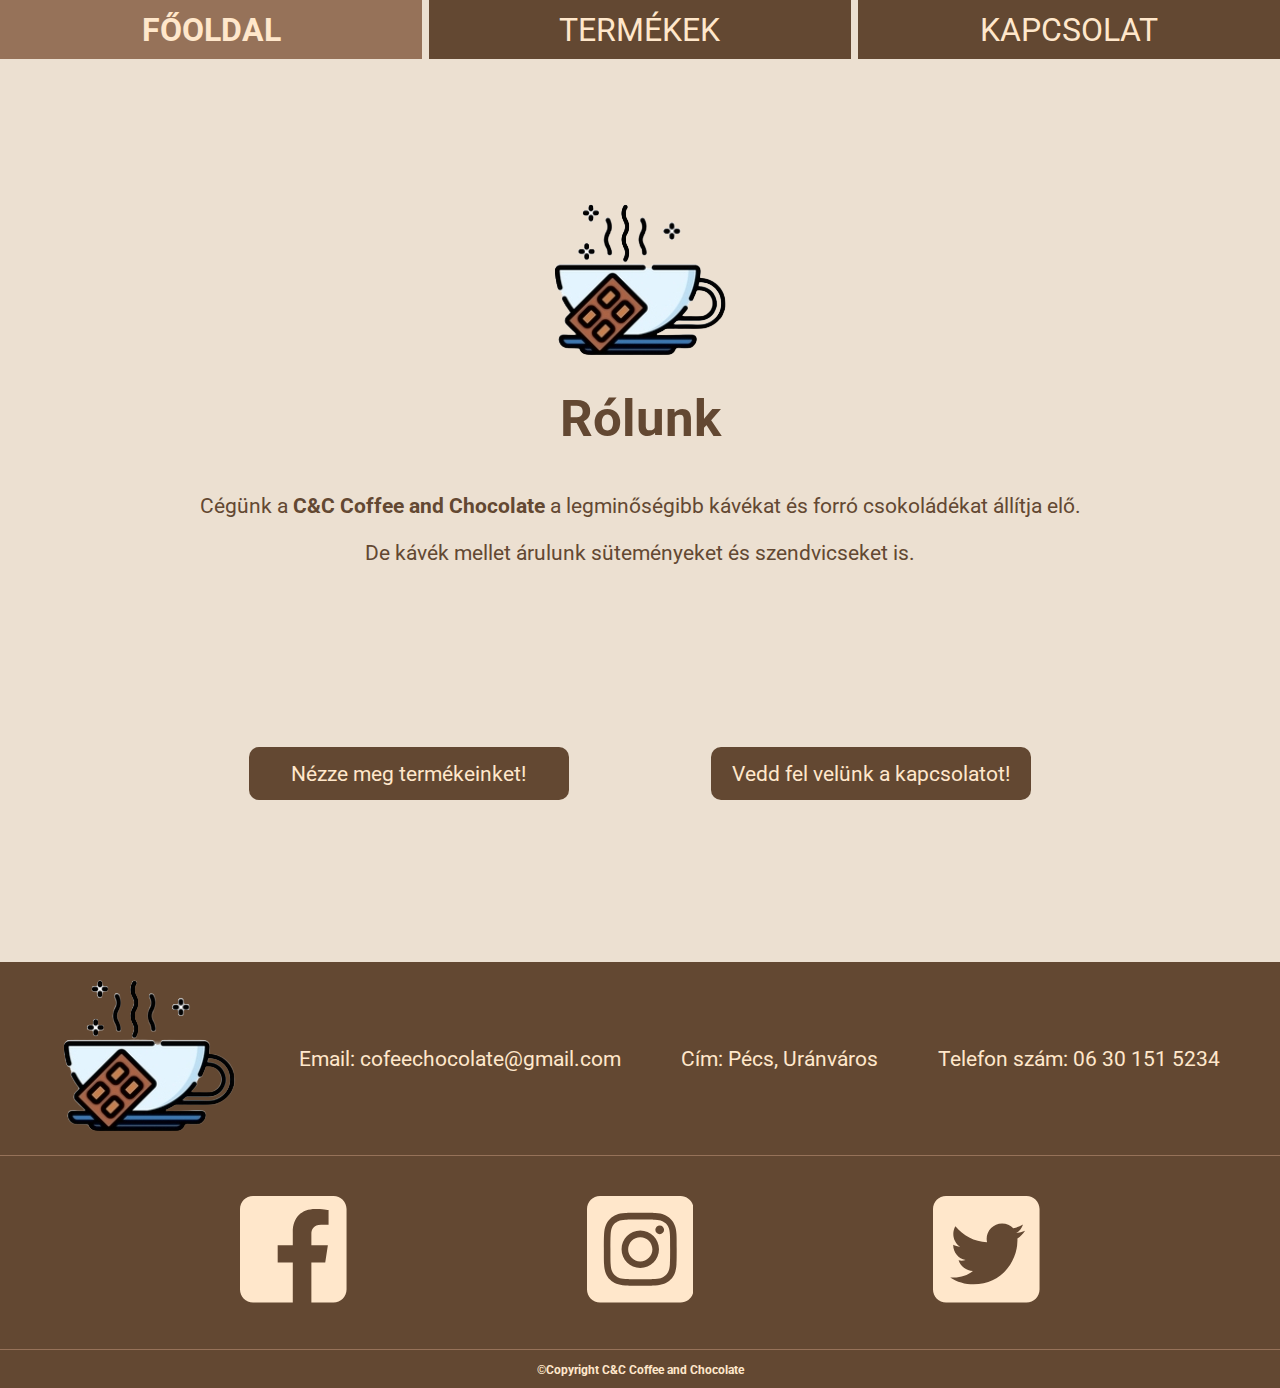
<file: index.html>
<!DOCTYPE html>
<html lang="hu">
  <head>
    <meta charset="UTF-8" />
    <meta http-equiv="X-UA-Compatible" content="IE=edge" />
    <meta name="viewport" content="width=device-width, initial-scale=1.0" />
    <title>C&C &mdash; kávézó</title>
    <link rel="preconnect" href="https://fonts.googleapis.com" />
    <link rel="preconnect" href="https://fonts.gstatic.com" crossorigin />
    <link
      href="https://fonts.googleapis.com/css2?family=Roboto:ital,wght@0,400;0,700;1,400;1,700&display=swap"
      rel="stylesheet"
    />
    <link rel="stylesheet" href="./css/general.css" />
    <link rel="stylesheet" href="./css/index.css">
  </head>
  <body>
    <div class="main-container">
      <header class="header">
        <nav class="main__nav">
          <a href="./index.html" class="main__nav--item active">Főoldal</a>
          <a href="./termekek.html" class="main__nav--item">Termékek</a>
          <a href="./kapcsolat.html" class="main__nav--item">Kapcsolat</a>
        </nav>
      </header>
      <main class="main">
        <div class="about__div">
          <div class="about__description">
            <img src="./images/logo.png" alt="logo" class="about__img">
            <h1 class="about__title">Rólunk</h1>
            <div class="about__text__div">
              <p class="about__text">Cégünk a <strong>C&C Coffee and Chocolate</strong> a legminőségibb kávékat és forró csokoládékat állítja elő.</p>
              <p class="about__text">De kávék mellet árulunk süteményeket és szendvicseket is.</p>
            </div>
          </div>

          <div class="about__buttons">
            <a href="./termekek.html" class="about__button">Nézze meg termékeinket!</a>
            <a href="./kapcsolat.html" class="about__button">Vedd fel velünk a kapcsolatot!</a>
          </div>
        </div>
      </main>
      <footer class="footer">
        <div class="contacts">
          <div class="logo__div">
            <img src="./images/logo.png" alt="logo" class="logo" />
          </div>
          <div class="contact__div">
            <p class="contact__text">Email: cofeechocolate@gmail.com</p>
          </div>
          <div class="contact__div">
            <p class="contact__text">Cím: Pécs, Uránváros</p>
          </div>
          <div class="contact__div">
            <p class="contact__text">Telefon szám: 06 30 151 5234</p>
          </div>
        </div>
        <div class="social-media">
          <div class="social-media-icon">
            <?xml version="1.0" ?><!DOCTYPE svg PUBLIC '-//W3C//DTD SVG 1.1//EN' 'http://www.w3.org/Graphics/SVG/1.1/DTD/svg11.dtd'>
            <svg
              class="media-icon"
              height="100%"
              style="
                fill-rule: evenodd;
                clip-rule: evenodd;
                stroke-linejoin: round;
                stroke-miterlimit: 2;
              "
              version="1.1"
              viewBox="0 0 512 512"
              width="100%"
              xml:space="preserve"
              xmlns="http://www.w3.org/2000/svg"
              xmlns:serif="http://www.serif.com/"
              xmlns:xlink="http://www.w3.org/1999/xlink"
            >
              <path
                d="M449.446,0c34.525,0 62.554,28.03 62.554,62.554l0,386.892c0,34.524 -28.03,62.554 -62.554,62.554l-106.468,0l0,-192.915l66.6,0l12.672,-82.621l-79.272,0l0,-53.617c0,-22.603 11.073,-44.636 46.58,-44.636l36.042,0l0,-70.34c0,0 -32.71,-5.582 -63.982,-5.582c-65.288,0 -107.96,39.569 -107.96,111.204l0,62.971l-72.573,0l0,82.621l72.573,0l0,192.915l-191.104,0c-34.524,0 -62.554,-28.03 -62.554,-62.554l0,-386.892c0,-34.524 28.029,-62.554 62.554,-62.554l386.892,0Z"
              />
            </svg>
          </div>
          <div class="social-media-icon">
            <?xml version="1.0" ?><!DOCTYPE svg PUBLIC '-//W3C//DTD SVG 1.1//EN' 'http://www.w3.org/Graphics/SVG/1.1/DTD/svg11.dtd'>
            <svg
              class="media-icon"
              height="100%"
              style="
                fill-rule: evenodd;
                clip-rule: evenodd;
                stroke-linejoin: round;
                stroke-miterlimit: 2;
              "
              version="1.1"
              viewBox="0 0 512 512"
              width="100%"
              xml:space="preserve"
              xmlns="http://www.w3.org/2000/svg"
              xmlns:serif="http://www.serif.com/"
              xmlns:xlink="http://www.w3.org/1999/xlink"
            >
              <path
                d="M449.446,0c34.525,0 62.554,28.03 62.554,62.554l0,386.892c0,34.524 -28.03,62.554 -62.554,62.554l-386.892,0c-34.524,0 -62.554,-28.03 -62.554,-62.554l0,-386.892c0,-34.524 28.029,-62.554 62.554,-62.554l386.892,0Zm-193.446,81c-47.527,0 -53.487,0.201 -72.152,1.053c-18.627,0.85 -31.348,3.808 -42.48,8.135c-11.508,4.472 -21.267,10.456 -30.996,20.184c-9.729,9.729 -15.713,19.489 -20.185,30.996c-4.326,11.132 -7.284,23.853 -8.135,42.48c-0.851,18.665 -1.052,24.625 -1.052,72.152c0,47.527 0.201,53.487 1.052,72.152c0.851,18.627 3.809,31.348 8.135,42.48c4.472,11.507 10.456,21.267 20.185,30.996c9.729,9.729 19.488,15.713 30.996,20.185c11.132,4.326 23.853,7.284 42.48,8.134c18.665,0.852 24.625,1.053 72.152,1.053c47.527,0 53.487,-0.201 72.152,-1.053c18.627,-0.85 31.348,-3.808 42.48,-8.134c11.507,-4.472 21.267,-10.456 30.996,-20.185c9.729,-9.729 15.713,-19.489 20.185,-30.996c4.326,-11.132 7.284,-23.853 8.134,-42.48c0.852,-18.665 1.053,-24.625 1.053,-72.152c0,-47.527 -0.201,-53.487 -1.053,-72.152c-0.85,-18.627 -3.808,-31.348 -8.134,-42.48c-4.472,-11.507 -10.456,-21.267 -20.185,-30.996c-9.729,-9.728 -19.489,-15.712 -30.996,-20.184c-11.132,-4.327 -23.853,-7.285 -42.48,-8.135c-18.665,-0.852 -24.625,-1.053 -72.152,-1.053Zm0,31.532c46.727,0 52.262,0.178 70.715,1.02c17.062,0.779 26.328,3.63 32.495,6.025c8.169,3.175 13.998,6.968 20.122,13.091c6.124,6.124 9.916,11.954 13.091,20.122c2.396,6.167 5.247,15.433 6.025,32.495c0.842,18.453 1.021,23.988 1.021,70.715c0,46.727 -0.179,52.262 -1.021,70.715c-0.778,17.062 -3.629,26.328 -6.025,32.495c-3.175,8.169 -6.967,13.998 -13.091,20.122c-6.124,6.124 -11.953,9.916 -20.122,13.091c-6.167,2.396 -15.433,5.247 -32.495,6.025c-18.45,0.842 -23.985,1.021 -70.715,1.021c-46.73,0 -52.264,-0.179 -70.715,-1.021c-17.062,-0.778 -26.328,-3.629 -32.495,-6.025c-8.169,-3.175 -13.998,-6.967 -20.122,-13.091c-6.124,-6.124 -9.917,-11.953 -13.091,-20.122c-2.396,-6.167 -5.247,-15.433 -6.026,-32.495c-0.842,-18.453 -1.02,-23.988 -1.02,-70.715c0,-46.727 0.178,-52.262 1.02,-70.715c0.779,-17.062 3.63,-26.328 6.026,-32.495c3.174,-8.168 6.967,-13.998 13.091,-20.122c6.124,-6.123 11.953,-9.916 20.122,-13.091c6.167,-2.395 15.433,-5.246 32.495,-6.025c18.453,-0.842 23.988,-1.02 70.715,-1.02Zm0,53.603c-49.631,0 -89.865,40.234 -89.865,89.865c0,49.631 40.234,89.865 89.865,89.865c49.631,0 89.865,-40.234 89.865,-89.865c0,-49.631 -40.234,-89.865 -89.865,-89.865Zm0,148.198c-32.217,0 -58.333,-26.116 -58.333,-58.333c0,-32.217 26.116,-58.333 58.333,-58.333c32.217,0 58.333,26.116 58.333,58.333c0,32.217 -26.116,58.333 -58.333,58.333Zm114.416,-151.748c0,11.598 -9.403,20.999 -21.001,20.999c-11.597,0 -20.999,-9.401 -20.999,-20.999c0,-11.598 9.402,-21 20.999,-21c11.598,0 21.001,9.402 21.001,21Z"
              />
            </svg>
          </div>
          <div class="social-media-icon">
            <?xml version="1.0" ?><!DOCTYPE svg PUBLIC '-//W3C//DTD SVG 1.1//EN' 'http://www.w3.org/Graphics/SVG/1.1/DTD/svg11.dtd'>
            <svg
              class="media-icon"
              height="100%"
              style="
                fill-rule: evenodd;
                clip-rule: evenodd;
                stroke-linejoin: round;
                stroke-miterlimit: 2;
              "
              version="1.1"
              viewBox="0 0 512 512"
              width="100%"
              xml:space="preserve"
              xmlns="http://www.w3.org/2000/svg"
              xmlns:serif="http://www.serif.com/"
              xmlns:xlink="http://www.w3.org/1999/xlink"
            >
              <path
                d="M449.446,0c34.525,0 62.554,28.03 62.554,62.554l0,386.892c0,34.524 -28.03,62.554 -62.554,62.554l-386.892,0c-34.524,0 -62.554,-28.03 -62.554,-62.554l0,-386.892c0,-34.524 28.029,-62.554 62.554,-62.554l386.892,0Zm-253.927,424.544c135.939,0 210.268,-112.643 210.268,-210.268c0,-3.218 0,-6.437 -0.153,-9.502c14.406,-10.421 26.973,-23.448 36.935,-38.314c-13.18,5.824 -27.433,9.809 -42.452,11.648c15.326,-9.196 26.973,-23.602 32.49,-40.92c-14.252,8.429 -30.038,14.56 -46.896,17.931c-13.487,-14.406 -32.644,-23.295 -53.946,-23.295c-40.767,0 -73.87,33.104 -73.87,73.87c0,5.824 0.613,11.494 1.992,16.858c-61.456,-3.065 -115.862,-32.49 -152.337,-77.241c-6.284,10.881 -9.962,23.601 -9.962,37.088c0,25.594 13.027,48.276 32.95,61.456c-12.107,-0.307 -23.448,-3.678 -33.41,-9.196l0,0.92c0,35.862 25.441,65.594 59.311,72.49c-6.13,1.686 -12.72,2.606 -19.464,2.606c-4.751,0 -9.348,-0.46 -13.946,-1.38c9.349,29.426 36.628,50.728 68.965,51.341c-25.287,19.771 -57.164,31.571 -91.8,31.571c-5.977,0 -11.801,-0.306 -17.625,-1.073c32.337,21.15 71.264,33.41 112.95,33.41Z"
              />
            </svg>
          </div>
        </div>
        <div class="copyright__div">
          <h3 class="logo__title">&copy;Copyright C&C Coffee and Chocolate</h3>
        </div>
      </footer>
    </div>
  </body>
</html>
</file>
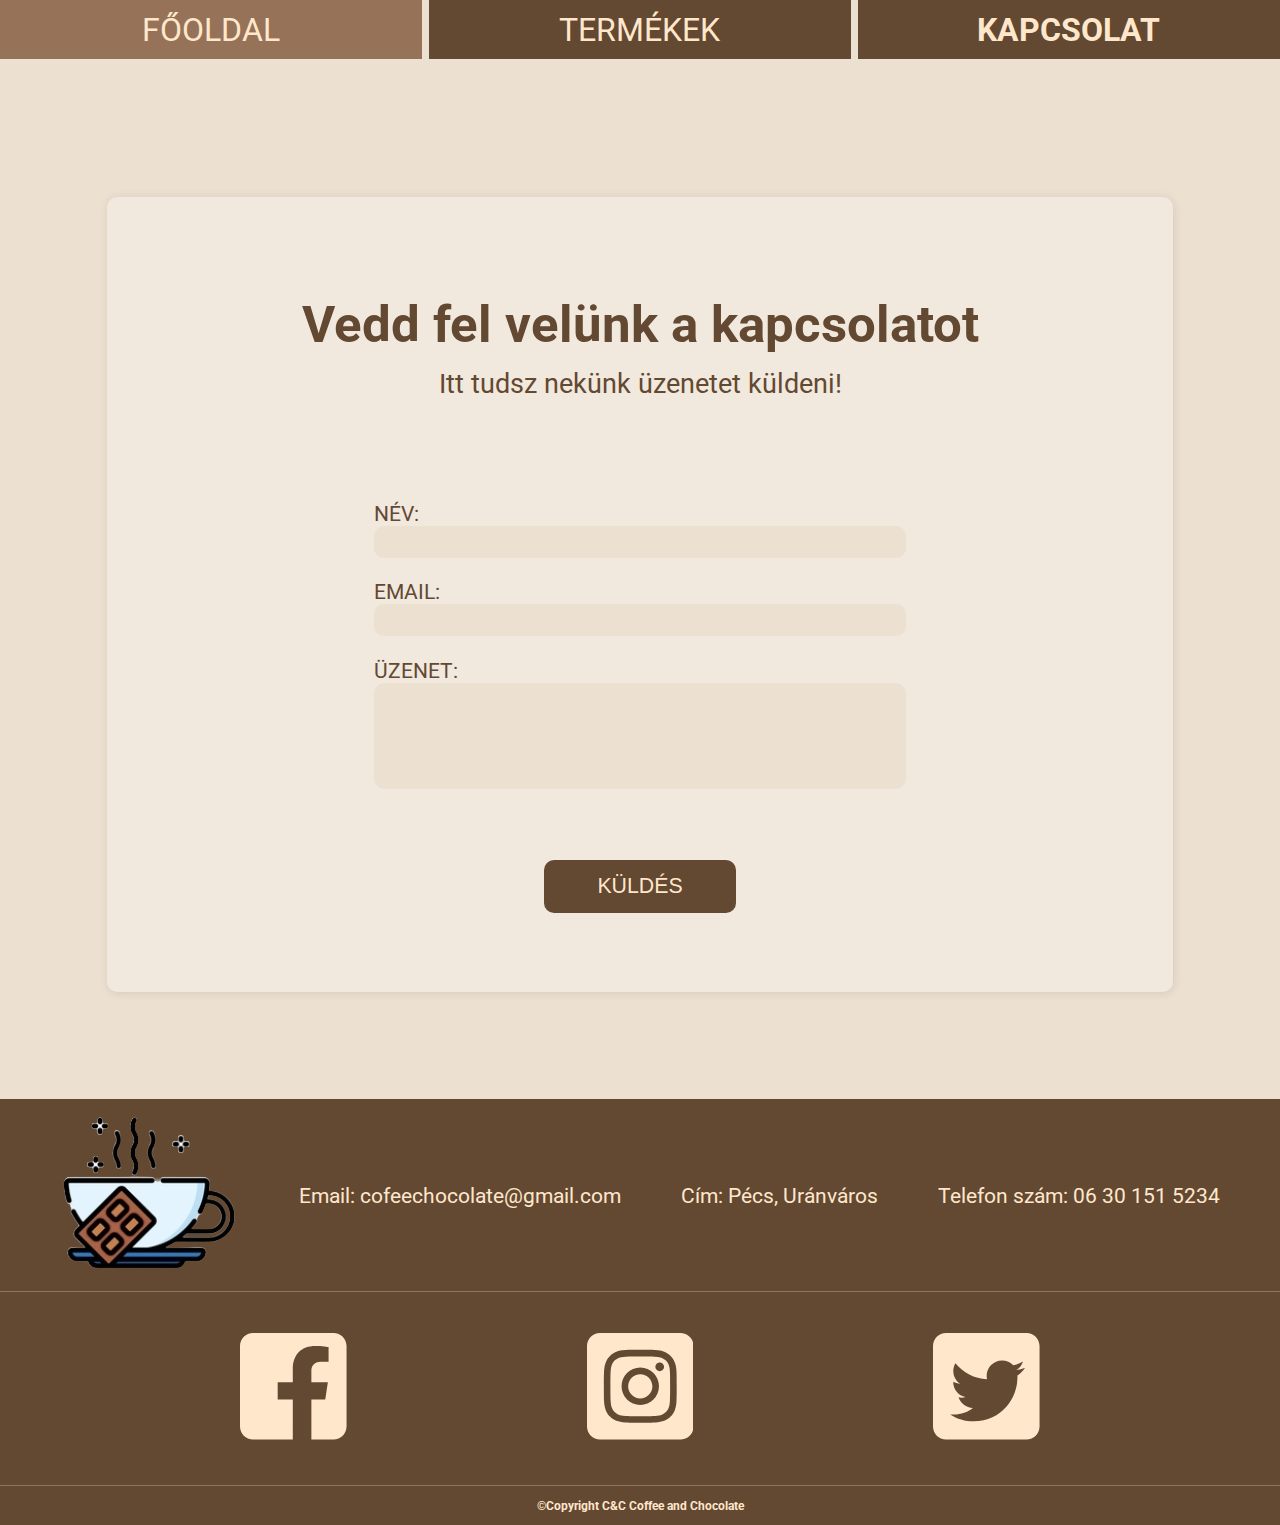
<file: kapcsolat.html>
<!DOCTYPE html>
<html lang="hu">
  <head>
    <meta charset="UTF-8" />
    <meta http-equiv="X-UA-Compatible" content="IE=edge" />
    <meta name="viewport" content="width=device-width, initial-scale=1.0" />
    <title>C&C &mdash; kávézó</title>
    <link rel="preconnect" href="https://fonts.googleapis.com" />
    <link rel="preconnect" href="https://fonts.gstatic.com" crossorigin />
    <link
      href="https://fonts.googleapis.com/css2?family=Roboto:ital,wght@0,400;0,700;1,400;1,700&display=swap"
      rel="stylesheet"
    />
    <link rel="stylesheet" href="./css/general.css" />
    <link rel="stylesheet" href="./css/kapcsolat.css">
  </head>
  <body>
    <div class="main-container">
      <header class="header">
        <nav class="main__nav">
          <a href="./index.html" class="main__nav--item">Főoldal</a>
          <a href="./termekek.html" class="main__nav--item">Termékek</a>
          <a href="./kapcsolat.html" class="main__nav--item active"
            >Kapcsolat</a
          >
        </nav>
      </header>
      <main class="main">
        <div class="contact__form__div">
          <div class="contact__form__description">
            <h1 class="contact__form__title">Vedd fel velünk a kapcsolatot</h1>
            <p class="contact__form__text">Itt tudsz nekünk üzenetet küldeni!</p>
          </div>
          <div class="contact__form">
            <div class="input__el">
              <label for="input__name" class="input__label">Név: </label>
              <br>
              <input type="text" class="input__form" id="input__name" required>
            </div>
            <div class="input__el">
              <label for="input__email" class="input__label">Email: </label>
              <br>
              <input type="email" class="input__form" id="input__email" required>
            </div>
            <div class="input__el">
              <label for="input__message" class="input__label">Üzenet: </label>
              <br>
              <textarea class="input__textarea input__form" id="input__message" cols="30" rows="10"></textarea>
            </div>
          </div>
          <div class="contact__submit__div">
            <button class="contact__button" type="submit">Küldés</button>
          </div>
        </div>
      </main>
      <footer class="footer">
        <div class="contacts">
          <div class="logo__div">
            <img src="./images/logo.png" alt="logo" class="logo" />
            <!-- <h3 class="logo__title">&copy;Copyright C&C Coffee and Chocolate</h3> -->
          </div>
          <div class="contact__div">
            <p class="contact__text">Email: cofeechocolate@gmail.com</p>
          </div>
          <div class="contact__div">
            <p class="contact__text">Cím: Pécs, Uránváros</p>
          </div>
          <div class="contact__div">
            <p class="contact__text">Telefon szám: 06 30 151 5234</p>
          </div>
        </div>
        <div class="social-media">
          <div class="social-media-icon">
            <?xml version="1.0" ?><!DOCTYPE svg PUBLIC '-//W3C//DTD SVG 1.1//EN' 'http://www.w3.org/Graphics/SVG/1.1/DTD/svg11.dtd'>
            <svg
              class="media-icon"
              height="100%"
              style="
                fill-rule: evenodd;
                clip-rule: evenodd;
                stroke-linejoin: round;
                stroke-miterlimit: 2;
              "
              version="1.1"
              viewBox="0 0 512 512"
              width="100%"
              xml:space="preserve"
              xmlns="http://www.w3.org/2000/svg"
              xmlns:serif="http://www.serif.com/"
              xmlns:xlink="http://www.w3.org/1999/xlink"
            >
              <path
                d="M449.446,0c34.525,0 62.554,28.03 62.554,62.554l0,386.892c0,34.524 -28.03,62.554 -62.554,62.554l-106.468,0l0,-192.915l66.6,0l12.672,-82.621l-79.272,0l0,-53.617c0,-22.603 11.073,-44.636 46.58,-44.636l36.042,0l0,-70.34c0,0 -32.71,-5.582 -63.982,-5.582c-65.288,0 -107.96,39.569 -107.96,111.204l0,62.971l-72.573,0l0,82.621l72.573,0l0,192.915l-191.104,0c-34.524,0 -62.554,-28.03 -62.554,-62.554l0,-386.892c0,-34.524 28.029,-62.554 62.554,-62.554l386.892,0Z"
              />
            </svg>
          </div>
          <div class="social-media-icon">
            <?xml version="1.0" ?><!DOCTYPE svg PUBLIC '-//W3C//DTD SVG 1.1//EN' 'http://www.w3.org/Graphics/SVG/1.1/DTD/svg11.dtd'>
            <svg
              class="media-icon"
              height="100%"
              style="
                fill-rule: evenodd;
                clip-rule: evenodd;
                stroke-linejoin: round;
                stroke-miterlimit: 2;
              "
              version="1.1"
              viewBox="0 0 512 512"
              width="100%"
              xml:space="preserve"
              xmlns="http://www.w3.org/2000/svg"
              xmlns:serif="http://www.serif.com/"
              xmlns:xlink="http://www.w3.org/1999/xlink"
            >
              <path
                d="M449.446,0c34.525,0 62.554,28.03 62.554,62.554l0,386.892c0,34.524 -28.03,62.554 -62.554,62.554l-386.892,0c-34.524,0 -62.554,-28.03 -62.554,-62.554l0,-386.892c0,-34.524 28.029,-62.554 62.554,-62.554l386.892,0Zm-193.446,81c-47.527,0 -53.487,0.201 -72.152,1.053c-18.627,0.85 -31.348,3.808 -42.48,8.135c-11.508,4.472 -21.267,10.456 -30.996,20.184c-9.729,9.729 -15.713,19.489 -20.185,30.996c-4.326,11.132 -7.284,23.853 -8.135,42.48c-0.851,18.665 -1.052,24.625 -1.052,72.152c0,47.527 0.201,53.487 1.052,72.152c0.851,18.627 3.809,31.348 8.135,42.48c4.472,11.507 10.456,21.267 20.185,30.996c9.729,9.729 19.488,15.713 30.996,20.185c11.132,4.326 23.853,7.284 42.48,8.134c18.665,0.852 24.625,1.053 72.152,1.053c47.527,0 53.487,-0.201 72.152,-1.053c18.627,-0.85 31.348,-3.808 42.48,-8.134c11.507,-4.472 21.267,-10.456 30.996,-20.185c9.729,-9.729 15.713,-19.489 20.185,-30.996c4.326,-11.132 7.284,-23.853 8.134,-42.48c0.852,-18.665 1.053,-24.625 1.053,-72.152c0,-47.527 -0.201,-53.487 -1.053,-72.152c-0.85,-18.627 -3.808,-31.348 -8.134,-42.48c-4.472,-11.507 -10.456,-21.267 -20.185,-30.996c-9.729,-9.728 -19.489,-15.712 -30.996,-20.184c-11.132,-4.327 -23.853,-7.285 -42.48,-8.135c-18.665,-0.852 -24.625,-1.053 -72.152,-1.053Zm0,31.532c46.727,0 52.262,0.178 70.715,1.02c17.062,0.779 26.328,3.63 32.495,6.025c8.169,3.175 13.998,6.968 20.122,13.091c6.124,6.124 9.916,11.954 13.091,20.122c2.396,6.167 5.247,15.433 6.025,32.495c0.842,18.453 1.021,23.988 1.021,70.715c0,46.727 -0.179,52.262 -1.021,70.715c-0.778,17.062 -3.629,26.328 -6.025,32.495c-3.175,8.169 -6.967,13.998 -13.091,20.122c-6.124,6.124 -11.953,9.916 -20.122,13.091c-6.167,2.396 -15.433,5.247 -32.495,6.025c-18.45,0.842 -23.985,1.021 -70.715,1.021c-46.73,0 -52.264,-0.179 -70.715,-1.021c-17.062,-0.778 -26.328,-3.629 -32.495,-6.025c-8.169,-3.175 -13.998,-6.967 -20.122,-13.091c-6.124,-6.124 -9.917,-11.953 -13.091,-20.122c-2.396,-6.167 -5.247,-15.433 -6.026,-32.495c-0.842,-18.453 -1.02,-23.988 -1.02,-70.715c0,-46.727 0.178,-52.262 1.02,-70.715c0.779,-17.062 3.63,-26.328 6.026,-32.495c3.174,-8.168 6.967,-13.998 13.091,-20.122c6.124,-6.123 11.953,-9.916 20.122,-13.091c6.167,-2.395 15.433,-5.246 32.495,-6.025c18.453,-0.842 23.988,-1.02 70.715,-1.02Zm0,53.603c-49.631,0 -89.865,40.234 -89.865,89.865c0,49.631 40.234,89.865 89.865,89.865c49.631,0 89.865,-40.234 89.865,-89.865c0,-49.631 -40.234,-89.865 -89.865,-89.865Zm0,148.198c-32.217,0 -58.333,-26.116 -58.333,-58.333c0,-32.217 26.116,-58.333 58.333,-58.333c32.217,0 58.333,26.116 58.333,58.333c0,32.217 -26.116,58.333 -58.333,58.333Zm114.416,-151.748c0,11.598 -9.403,20.999 -21.001,20.999c-11.597,0 -20.999,-9.401 -20.999,-20.999c0,-11.598 9.402,-21 20.999,-21c11.598,0 21.001,9.402 21.001,21Z"
              />
            </svg>
          </div>
          <div class="social-media-icon">
            <?xml version="1.0" ?><!DOCTYPE svg PUBLIC '-//W3C//DTD SVG 1.1//EN' 'http://www.w3.org/Graphics/SVG/1.1/DTD/svg11.dtd'>
            <svg
              class="media-icon"
              height="100%"
              style="
                fill-rule: evenodd;
                clip-rule: evenodd;
                stroke-linejoin: round;
                stroke-miterlimit: 2;
              "
              version="1.1"
              viewBox="0 0 512 512"
              width="100%"
              xml:space="preserve"
              xmlns="http://www.w3.org/2000/svg"
              xmlns:serif="http://www.serif.com/"
              xmlns:xlink="http://www.w3.org/1999/xlink"
            >
              <path
                d="M449.446,0c34.525,0 62.554,28.03 62.554,62.554l0,386.892c0,34.524 -28.03,62.554 -62.554,62.554l-386.892,0c-34.524,0 -62.554,-28.03 -62.554,-62.554l0,-386.892c0,-34.524 28.029,-62.554 62.554,-62.554l386.892,0Zm-253.927,424.544c135.939,0 210.268,-112.643 210.268,-210.268c0,-3.218 0,-6.437 -0.153,-9.502c14.406,-10.421 26.973,-23.448 36.935,-38.314c-13.18,5.824 -27.433,9.809 -42.452,11.648c15.326,-9.196 26.973,-23.602 32.49,-40.92c-14.252,8.429 -30.038,14.56 -46.896,17.931c-13.487,-14.406 -32.644,-23.295 -53.946,-23.295c-40.767,0 -73.87,33.104 -73.87,73.87c0,5.824 0.613,11.494 1.992,16.858c-61.456,-3.065 -115.862,-32.49 -152.337,-77.241c-6.284,10.881 -9.962,23.601 -9.962,37.088c0,25.594 13.027,48.276 32.95,61.456c-12.107,-0.307 -23.448,-3.678 -33.41,-9.196l0,0.92c0,35.862 25.441,65.594 59.311,72.49c-6.13,1.686 -12.72,2.606 -19.464,2.606c-4.751,0 -9.348,-0.46 -13.946,-1.38c9.349,29.426 36.628,50.728 68.965,51.341c-25.287,19.771 -57.164,31.571 -91.8,31.571c-5.977,0 -11.801,-0.306 -17.625,-1.073c32.337,21.15 71.264,33.41 112.95,33.41Z"
              />
            </svg>
          </div>
        </div>
        <div class="copyright__div">
          <h3 class="logo__title">&copy;Copyright C&C Coffee and Chocolate</h3>
        </div>
      </footer>
    </div>
  </body>
</html>
</file>
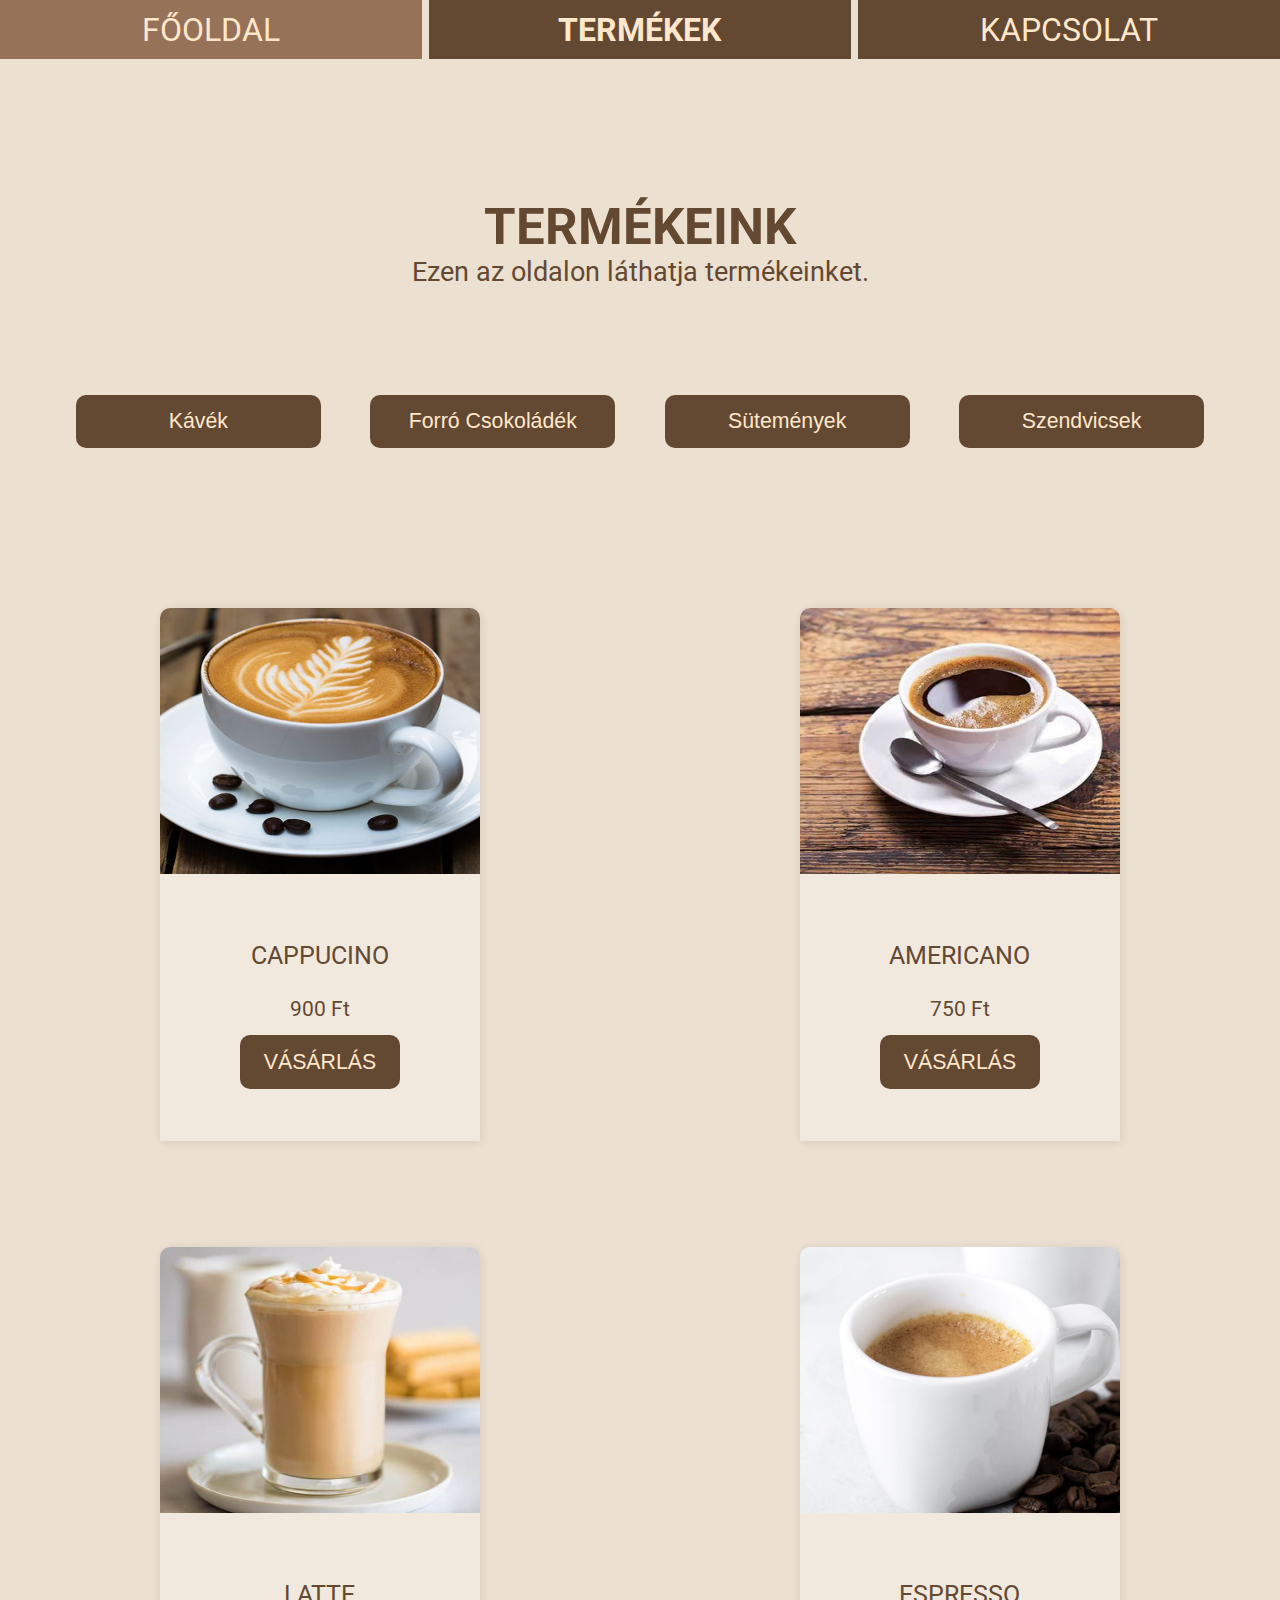
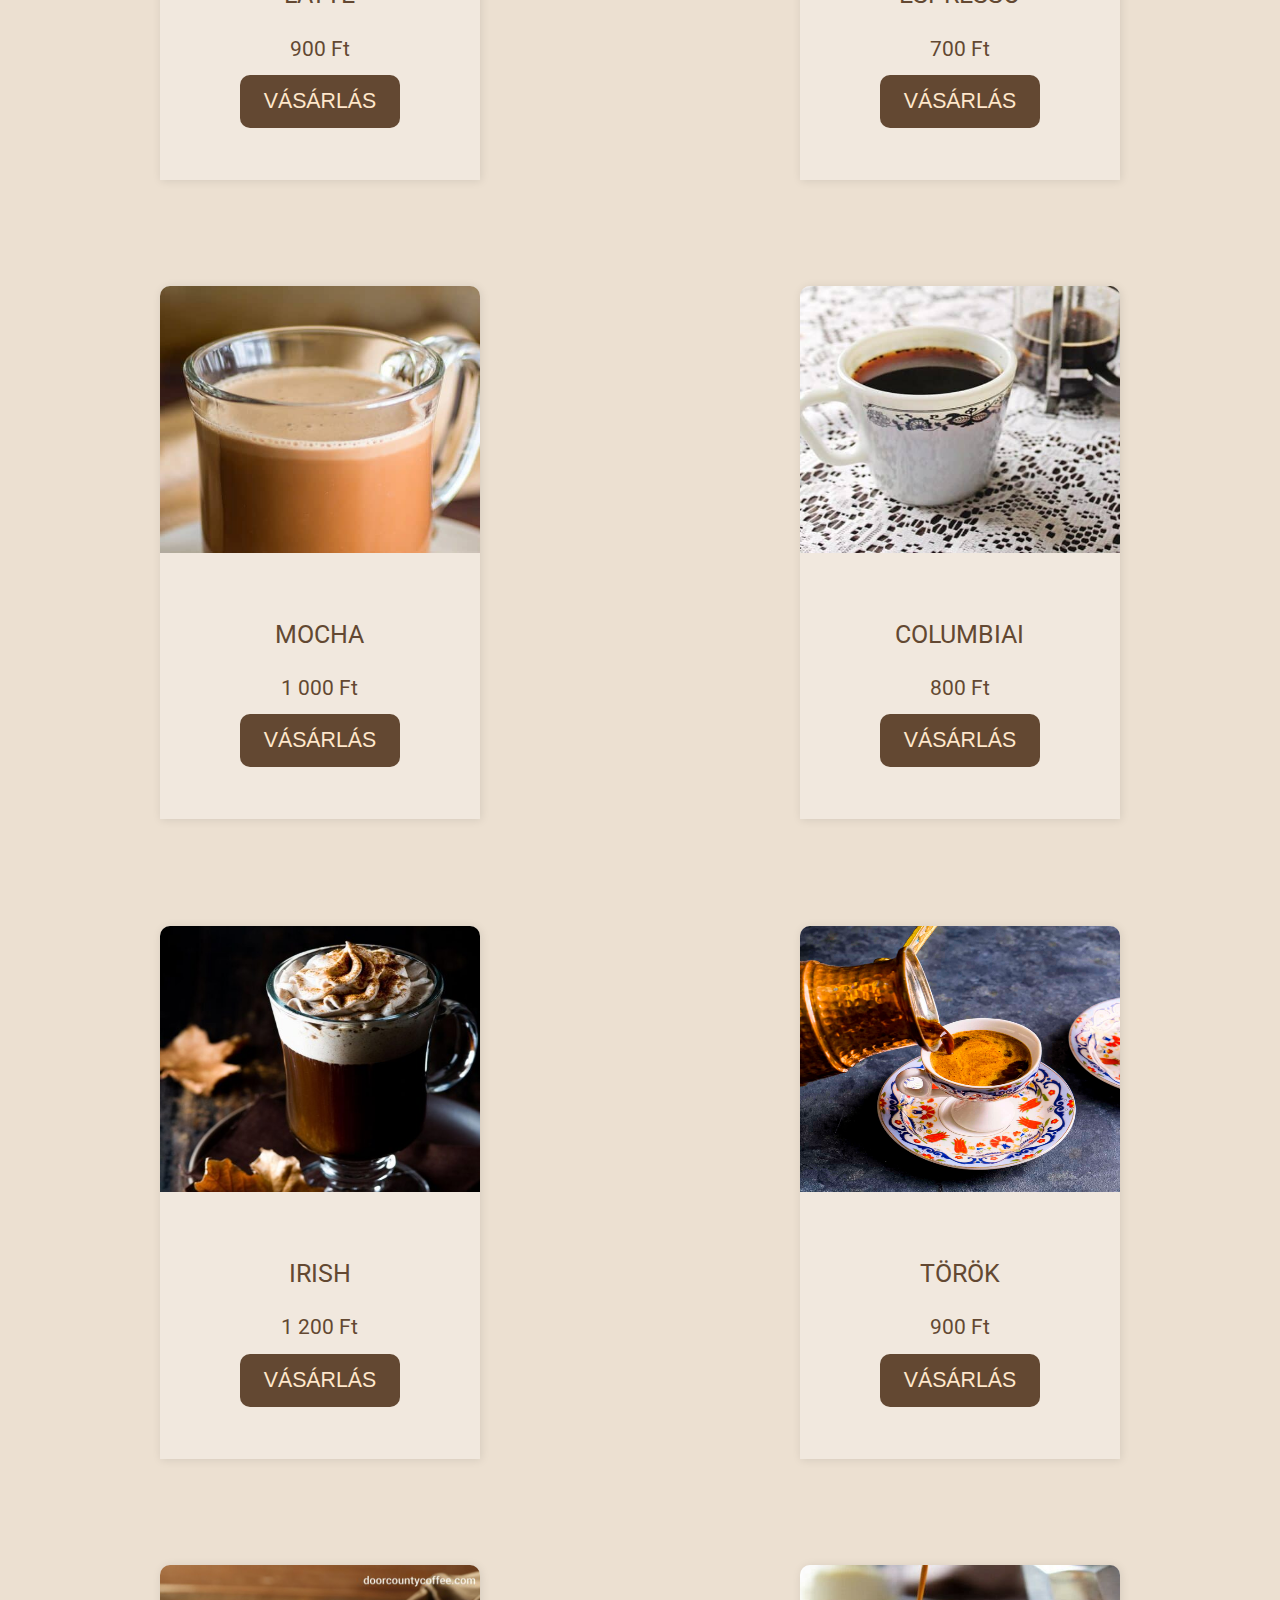
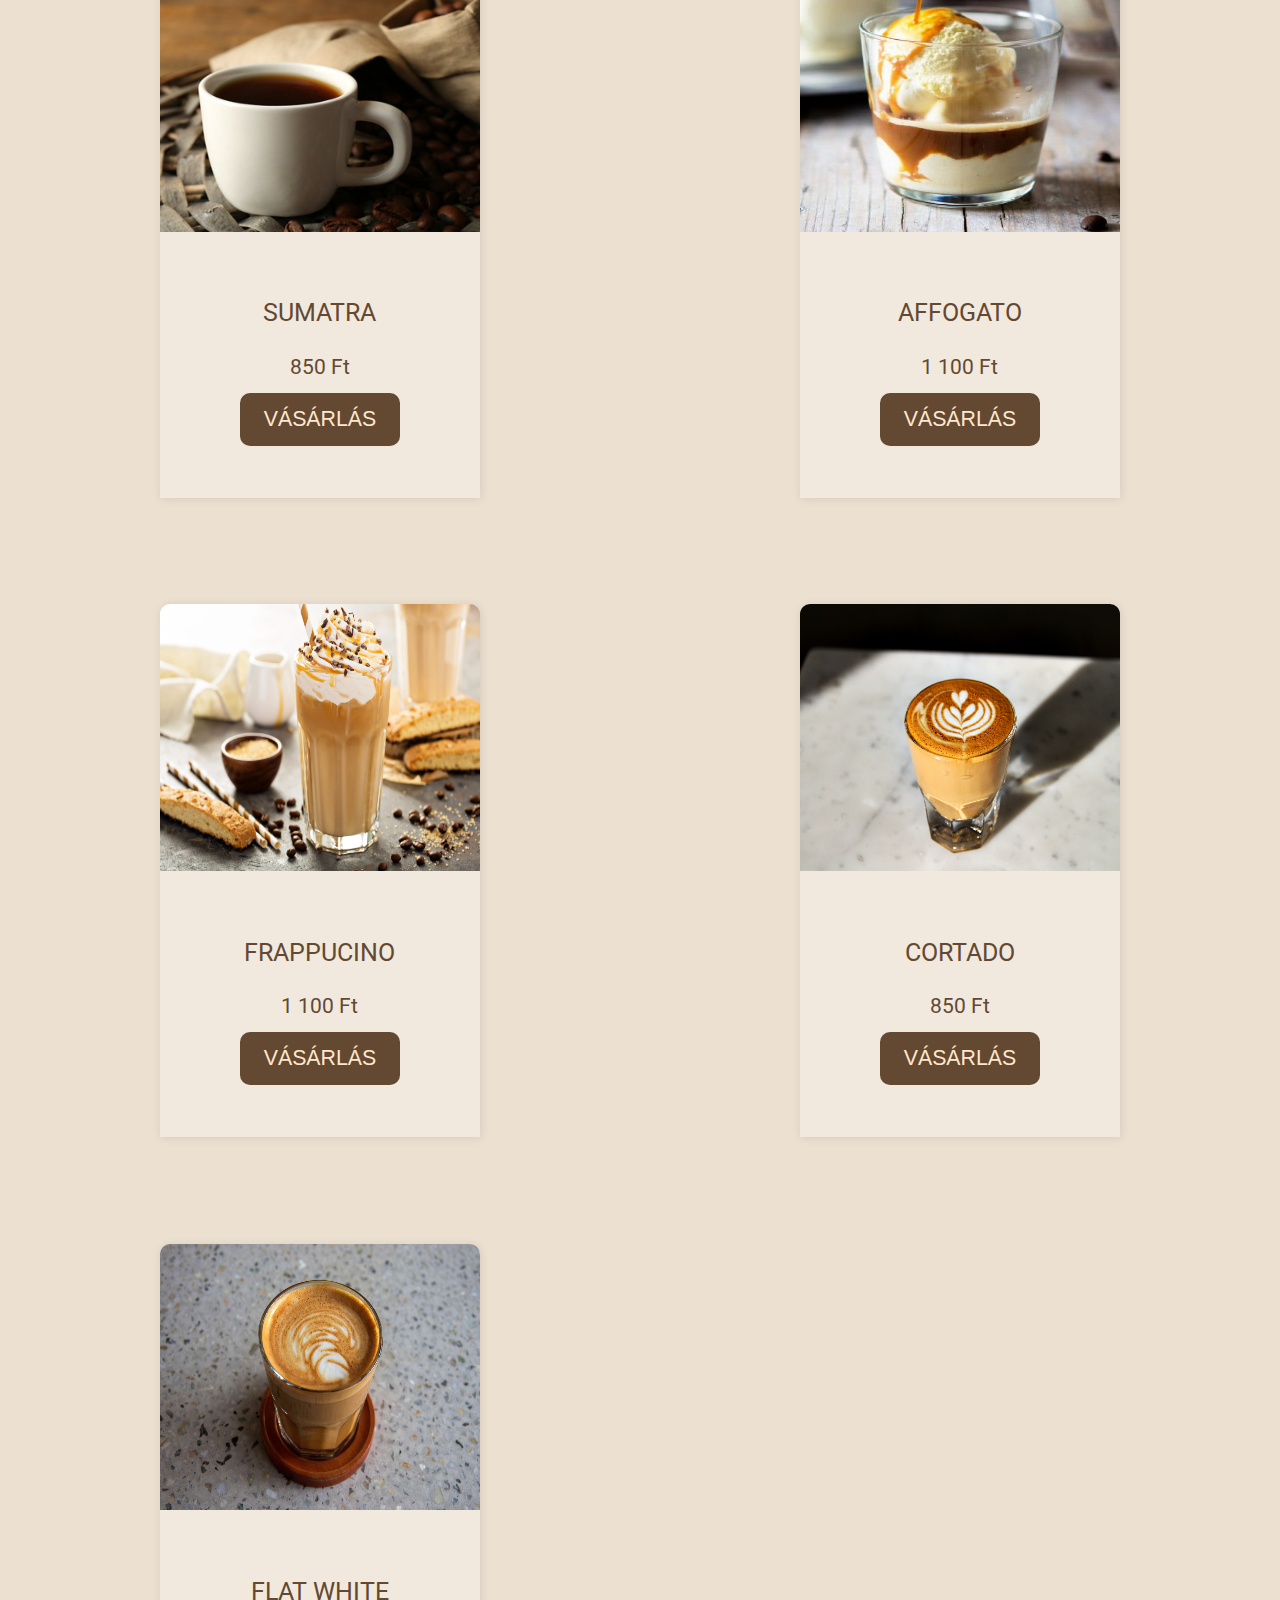
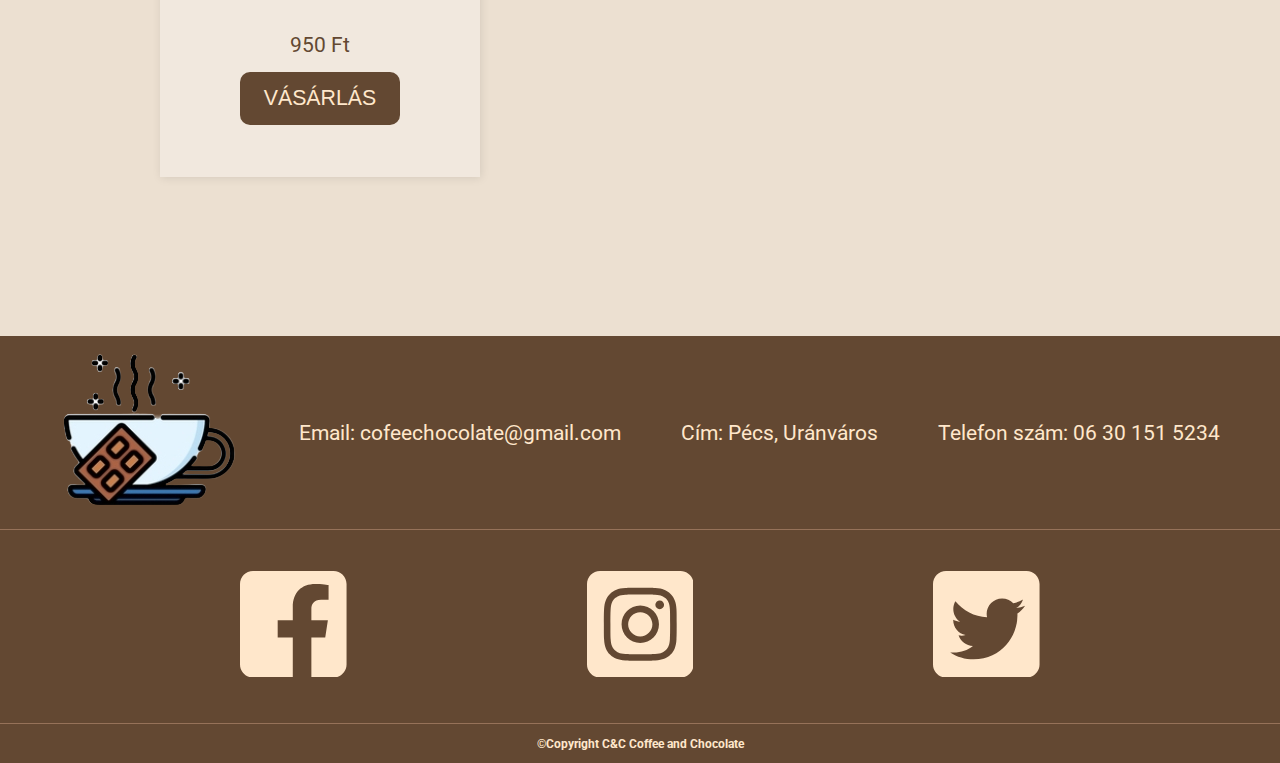
<file: termekek.html>
<!DOCTYPE html>
<html lang="hu">
  <head>
    <meta charset="UTF-8" />
    <meta http-equiv="X-UA-Compatible" content="IE=edge" />
    <meta name="viewport" content="width=device-width, initial-scale=1.0" />
    <title>C&C &mdash; kávézó</title>
    <link rel="preconnect" href="https://fonts.googleapis.com" />
    <link rel="preconnect" href="https://fonts.gstatic.com" crossorigin />
    <link
      href="https://fonts.googleapis.com/css2?family=Roboto:ital,wght@0,400;0,700;1,400;1,700&display=swap"
      rel="stylesheet"
    />
    <link rel="stylesheet" href="./css/general.css" />
    <link rel="stylesheet" href="./css/termekek.css" />
    <script src="./js/main.js" defer></script>
  </head>
  <body>
    <div class="main-container">
      <header class="header">
        <nav class="main__nav">
          <a href="./index.html" class="main__nav--item">Főoldal</a>
          <a href="./termekek.html" class="main__nav--item active">Termékek</a>
          <a href="./kapcsolat.html" class="main__nav--item">Kapcsolat</a>
        </nav>
      </header>
      <main class="main">
        <div class="description">
          <h1 class="description__title">Termékeink</h1>
          <p class="description__text">
            Ezen az oldalon láthatja termékeinket.
          </p>
        </div>
        <nav class="product__type">
          <button type="button" class="product__type--link product__type--link--active" id="kavek">Kávék</button>
          <button type="button" class="product__type--link" id="forro-csok">
            Forró Csokoládék
          </button>
          <button type="button" class="product__type--link" id="sutemenyek">Sütemények</button>
          <button type="button" class="product__type--link" id="szendvicsek">Szendvicsek</button>
        </nav>
        <div class="products">
          <ul class="products__list products__list--active" id="kavek">
            <li class="product__list--item">
                <div class="img__div">
                    <img
                        src="./images/coffee/cappuccino.jpg"
                        alt="Cappucino"
                        class="product__img"
                    />
                </div>
                <div class="product__description">
                  <div class="product__flex--div">
                    <h3 class="product__title">Cappucino</h3>
                    <p class="product__price">900 Ft</p>
                    <button type="button" class="buy__button">Vásárlás</button>
                  </div>
                </div>
            </li>
            <li class="product__list--item">
              <div class="img__div">
                  <img
                      src="./images/coffee/americano.jpg"
                      alt="Americano"
                      class="product__img"
                  />
              </div>
              <div class="product__description">
                <div class="product__flex--div">
                  <h3 class="product__title">Americano</h3>
                  <p class="product__price">750 Ft</p>
                  <button type="button" class="buy__button">Vásárlás</button>
                </div>
              </div>
            </li>
            <li class="product__list--item">
              <div class="img__div">
                  <img
                      src="./images/coffee/latte.jpg"
                      alt="Latte"
                      class="product__img"
                  />
              </div>
              <div class="product__description">
                <div class="product__flex--div">
                  <h3 class="product__title">Latte</h3>
                  <p class="product__price">900 Ft</p>
                  <button type="button" class="buy__button">Vásárlás</button>
                </div>
              </div>
            </li>
            <li class="product__list--item">
              <div class="img__div">
                  <img
                      src="./images/coffee/espresso.jpg"
                      alt="Espresso"
                      class="product__img"
                  />
              </div>
              <div class="product__description">
                <div class="product__flex--div">
                  <h3 class="product__title">Espresso</h3>
                  <p class="product__price">700 Ft</p>
                  <button type="button" class="buy__button">Vásárlás</button>
                </div>
              </div>
            </li>
            <li class="product__list--item">
              <div class="img__div">
                  <img
                      src="./images/coffee/mocha.jpg"
                      alt="Mocha"
                      class="product__img"
                  />
              </div>
              <div class="product__description">
                <div class="product__flex--div">
                  <h3 class="product__title">Mocha</h3>
                  <p class="product__price">1 000 Ft</p>
                  <button type="button" class="buy__button">Vásárlás</button>
                </div>
              </div>
            </li>
            <li class="product__list--item">
              <div class="img__div">
                  <img
                      src="./images/coffee/colombian-coffee.jpg"
                      alt="Columbiai"
                      class="product__img"
                  />
              </div>
              <div class="product__description">
                <div class="product__flex--div">
                  <h3 class="product__title">Columbiai</h3>
                  <p class="product__price">800 Ft</p>
                  <button type="button" class="buy__button">Vásárlás</button>
                </div>
              </div>
            </li>
            <li class="product__list--item">
              <div class="img__div">
                  <img
                      src="./images/coffee/irish-coffee.jpg"
                      alt="Irish"
                      class="product__img"
                  />
              </div>
              <div class="product__description">
                <div class="product__flex--div">
                  <h3 class="product__title">Irish</h3>
                  <p class="product__price">1 200 Ft</p>
                  <button type="button" class="buy__button">Vásárlás</button>
                </div>
              </div>
            </li>
            <li class="product__list--item">
              <div class="img__div">
                  <img
                      src="./images/coffee/turkish-coffee.jpg"
                      alt="Török"
                      class="product__img"
                  />
              </div>
              <div class="product__description">
                <div class="product__flex--div">
                  <h3 class="product__title">Török</h3>
                  <p class="product__price">900 Ft</p>
                  <button type="button" class="buy__button">Vásárlás</button>
                </div>
              </div>
            </li>
            <li class="product__list--item">
              <div class="img__div">
                  <img
                      src="./images/coffee/sumatra.jpg"
                      alt="Sumatra"
                      class="product__img"
                  />
              </div>
              <div class="product__description">
                <div class="product__flex--div">
                  <h3 class="product__title">Sumatra</h3>
                  <p class="product__price">850 Ft</p>
                  <button type="button" class="buy__button">Vásárlás</button>
                </div>
              </div>
            </li>
            <li class="product__list--item">
              <div class="img__div">
                  <img
                      src="./images/coffee/affogato-coffee.jpg"
                      alt="Affogato"
                      class="product__img"
                  />
              </div>
              <div class="product__description">
                <div class="product__flex--div">
                  <h3 class="product__title">Affogato</h3>
                  <p class="product__price">1 100 Ft</p>
                  <button type="button" class="buy__button">Vásárlás</button>
                </div>
              </div>
            </li>
            <li class="product__list--item">
              <div class="img__div">
                  <img
                      src="./images/coffee/frappucino.jpg"
                      alt="Frappucino"
                      class="product__img"
                  />
              </div>
              <div class="product__description">
                <div class="product__flex--div">
                  <h3 class="product__title">Frappucino</h3>
                  <p class="product__price">1 100 Ft</p>
                  <button type="button" class="buy__button">Vásárlás</button>
                </div>
              </div>
            </li>
            <li class="product__list--item">
              <div class="img__div">
                  <img
                      src="./images/coffee/cortago.jpeg"
                      alt="Cortado"
                      class="product__img"
                  />
              </div>
              <div class="product__description">
                <div class="product__flex--div">
                  <h3 class="product__title">Cortado</h3>
                  <p class="product__price">850 Ft</p>
                  <button type="button" class="buy__button">Vásárlás</button>
                </div>
              </div>
            </li>
            <li class="product__list--item">
              <div class="img__div">
                  <img
                      src="./images/coffee/flat-white.jpg"
                      alt="Flat white"
                      class="product__img"
                  />
              </div>
              <div class="product__description">
                <div class="product__flex--div">
                  <h3 class="product__title">Flat white</h3>
                  <p class="product__price">950 Ft</p>
                  <button type="button" class="buy__button">Vásárlás</button>
                </div>
              </div>
            </li>
        </ul>
        <ul class="products__list" id="forro-csok">
          <li class="product__list--item">
            <div class="img__div">
                <img
                    src="./images/hot-chocolate/epres.gif"
                    alt="Epres"
                    class="product__img"
                />
            </div>
            <div class="product__description">
              <div class="product__flex--div">
                <h3 class="product__title">Epres</h3>
                <p class="product__price">600 Ft</p>
                <button type="button" class="buy__button">Vásárlás</button>
              </div>
            </div>
          </li>
          <li class="product__list--item">
            <div class="img__div">
                <img
                    src="./images/hot-chocolate/etcsokis.jpg"
                    alt="Étcsokis"
                    class="product__img"
                />
            </div>
            <div class="product__description">
              <div class="product__flex--div">
                <h3 class="product__title">Étcsokis</h3>
                <p class="product__price">500 Ft</p>
                <button type="button" class="buy__button">Vásárlás</button>
              </div>
            </div>
          </li>
          <li class="product__list--item">
            <div class="img__div">
                <img
                    src="./images/hot-chocolate/fehercsokis-csoki.jpg"
                    alt="Fehércsokis"
                    class="product__img"
                />
            </div>
            <div class="product__description">
              <div class="product__flex--div">
                <h3 class="product__title">Fehércsokis</h3>
                <p class="product__price">550 Ft</p>
                <button type="button" class="buy__button">Vásárlás</button>
              </div>
            </div>
          </li>
          <li class="product__list--item">
            <div class="img__div">
                <img
                    src="./images/hot-chocolate/karamellas.jpg"
                    alt="Karamellás"
                    class="product__img"
                />
            </div>
            <div class="product__description">
              <div class="product__flex--div">
                <h3 class="product__title">Karamellás</h3>
                <p class="product__price">550 Ft</p>
                <button type="button" class="buy__button">Vásárlás</button>
              </div>
            </div>
          </li>
          <li class="product__list--item">
            <div class="img__div">
                <img
                    src="./images/hot-chocolate/mentas.jpg"
                    alt="Mentás"
                    class="product__img"
                />
            </div>
            <div class="product__description">
              <div class="product__flex--div">
                <h3 class="product__title">Mentás</h3>
                <p class="product__price">600 Ft</p>
                <button type="button" class="buy__button">Vásárlás</button>
              </div>
            </div>
          </li>
          <li class="product__list--item">
            <div class="img__div">
                <img
                    src="./images/hot-chocolate/mogyoros.jpg"
                    alt="Mogyorós"
                    class="product__img"
                />
            </div>
            <div class="product__description">
              <div class="product__flex--div">
                <h3 class="product__title">Mogyorós</h3>
                <p class="product__price">700 Ft</p>
                <button type="button" class="buy__button">Vásárlás</button>
              </div>
            </div>
          </li>
          <li class="product__list--item">
            <div class="img__div">
                <img
                    src="./images/hot-chocolate/tejcsokis.jpg"
                    alt="Tejcsokis"
                    class="product__img"
                />
            </div>
            <div class="product__description">
              <div class="product__flex--div">
                <h3 class="product__title">Tejcsokis</h3>
                <p class="product__price">550 Ft</p>
                <button type="button" class="buy__button">Vásárlás</button>
              </div>
            </div>
          </li>
        </ul>
        <ul class="products__list" id="sutemenyek">
          <li class="product__list--item">
            <div class="img__div">
                <img
                    src="./images/cookie/franciakremes.jpg"
                    alt="Franciakrémes"
                    class="product__img"
                />
            </div>
            <div class="product__description">
              <div class="product__flex--div">
                <h3 class="product__title">Franciakrémes</h3>
                <p class="product__price">750 Ft</p>
                <button type="button" class="buy__button">Vásárlás</button>
              </div>
            </div>
          </li>
          <li class="product__list--item">
            <div class="img__div">
                <img
                    src="./images/cookie/keksztekercs.jpg"
                    alt="Keksztekercs"
                    class="product__img"
                />
            </div>
            <div class="product__description">
              <div class="product__flex--div">
                <h3 class="product__title">Keksztekercs</h3>
                <p class="product__price">600 Ft</p>
                <button type="button" class="buy__button">Vásárlás</button>
              </div>
            </div>
          </li>
          <li class="product__list--item">
            <div class="img__div">
                <img
                    src="./images/cookie/mandulas.jpeg"
                    alt="Mandulás"
                    class="product__img"
                />
            </div>
            <div class="product__description">
              <div class="product__flex--div">
                <h3 class="product__title">Mandulás sütemény</h3>
                <p class="product__price">500 Ft</p>
                <button type="button" class="buy__button">Vásárlás</button>
              </div>
            </div>
          </li>
          <li class="product__list--item">
            <div class="img__div">
                <img
                    src="./images/cookie/mogyorokremes-kocka.jpeg"
                    alt="Mogyorókrémes"
                    class="product__img"
                />
            </div>
            <div class="product__description">
              <div class="product__flex--div">
                <h3 class="product__title">Mogyorókrémes kocka</h3>
                <p class="product__price">600 Ft</p>
                <button type="button" class="buy__button">Vásárlás</button>
              </div>
            </div>
          </li>
          <li class="product__list--item">
            <div class="img__div">
                <img
                    src="./images/cookie/toltott-kokuszgolyo.jpg"
                    alt="Kókuszgolyó"
                    class="product__img"
                />
            </div>
            <div class="product__description">
              <div class="product__flex--div">
                <h3 class="product__title">Kókuszgolyó</h3>
                <p class="product__price">600 Ft</p>
                <button type="button" class="buy__button">Vásárlás</button>
              </div>
            </div>
          </li>
          <li class="product__list--item">
            <div class="img__div">
                <img
                    src="./images/cookie/vanillia-piskota.jpg"
                    alt="Vanillia"
                    class="product__img"
                />
            </div>
            <div class="product__description">
              <div class="product__flex--div">
                <h3 class="product__title">Vanillia piskóta</h3>
                <p class="product__price">800 Ft</p>
                <button type="button" class="buy__button">Vásárlás</button>
              </div>
            </div>
          </li>
          <li class="product__list--item">
            <div class="img__div">
                <img
                    src="./images/cookie/brownie.jpg"
                    alt="Brownie"
                    class="product__img"
                />
            </div>
            <div class="product__description">
              <div class="product__flex--div">
                <h3 class="product__title">Brownie</h3>
                <p class="product__price">800 Ft</p>
                <button type="button" class="buy__button">Vásárlás</button>
              </div>
            </div>
          </li>
          <li class="product__list--item">
            <div class="img__div">
                <img
                    src="./images/cookie/malnas-muffin.png"
                    alt="Muffin"
                    class="product__img"
                />
            </div>
            <div class="product__description">
              <div class="product__flex--div">
                <h3 class="product__title">Málnás muffin</h3>
                <p class="product__price">700 Ft</p>
                <button type="button" class="buy__button">Vásárlás</button>
              </div>
            </div>
          </li>
          <li class="product__list--item">
            <div class="img__div">
                <img
                    src="./images/cookie/almas-pite.jpg"
                    alt="Almás pite"
                    class="product__img"
                />
            </div>
            <div class="product__description">
              <div class="product__flex--div">
                <h3 class="product__title">Almás pite</h3>
                <p class="product__price">900 Ft</p>
                <button type="button" class="buy__button">Vásárlás</button>
              </div>
            </div>
          </li>
        </ul>
        <ul class="products__list" id="szendvicsek">
          <li class="product__list--item">
            <div class="img__div">
                <img
                    src="./images/sandvitch/avokados.jpg"
                    alt="Franciakrémes"
                    class="product__img"
                />
            </div>
            <div class="product__description">
              <div class="product__flex--div">
                <h3 class="product__title">Avokádós szendvics</h3>
                <p class="product__price">1 300 Ft</p>
                <button type="button" class="buy__button">Vásárlás</button>
              </div>
            </div>
          </li>
          <li class="product__list--item">
            <div class="img__div">
                <img
                    src="./images/sandvitch/caprese.jpg"
                    alt="Caprese"
                    class="product__img"
                />
            </div>
            <div class="product__description">
              <div class="product__flex--div">
                <h3 class="product__title">Caprese szendvics</h3>
                <p class="product__price">1 200 Ft</p>
                <button type="button" class="buy__button">Vásárlás</button>
              </div>
            </div>
          </li>
          <li class="product__list--item">
            <div class="img__div">
                <img
                    src="./images/sandvitch/pulykasonkas.jpg"
                    alt="Franciakrémes"
                    class="product__img"
                />
            </div>
            <div class="product__description">
              <div class="product__flex--div">
                <h3 class="product__title">Pulykamell szendvics</h3>
                <p class="product__price">1 200 Ft</p>
                <button type="button" class="buy__button">Vásárlás</button>
              </div>
            </div>
          </li>
          <li class="product__list--item">
            <div class="img__div">
                <img
                    src="./images/sandvitch/tojas-salata.jpg"
                    alt="Tojásos"
                    class="product__img"
                />
            </div>
            <div class="product__description">
              <div class="product__flex--div">
                <h3 class="product__title">Tojásos szendvics</h3>
                <p class="product__price">1 300 Ft</p>
                <button type="button" class="buy__button">Vásárlás</button>
              </div>
            </div>
          </li>
          <li class="product__list--item">
            <div class="img__div">
                <img
                    src="./images/sandvitch/sonkas-juharszirupos.jpg"
                    alt="Sonkás"
                    class="product__img"
                />
            </div>
            <div class="product__description">
              <div class="product__flex--div">
                <h3 class="product__title">Sonkás szendvics</h3>
                <p class="product__price">1 200 Ft</p>
                <button type="button" class="buy__button">Vásárlás</button>
              </div>
            </div>
          </li>
        </ul>
        </div>
      </main>
      <footer class="footer">
        <div class="contacts">
          <div class="logo__div">
            <img src="./images/logo.png" alt="logo" class="logo" />
            <!-- <h3 class="logo__title">&copy;Copyright C&C Coffee and Chocolate</h3> -->
          </div>
          <div class="contact__div">
            <p class="contact__text">Email: cofeechocolate@gmail.com</p>
          </div>
          <div class="contact__div">
            <p class="contact__text">Cím: Pécs, Uránváros</p>
          </div>
          <div class="contact__div">
            <p class="contact__text">Telefon szám: 06 30 151 5234</p>
          </div>
        </div>
        <div class="social-media">
          <div class="social-media-icon">
            <?xml version="1.0" ?><!DOCTYPE svg PUBLIC '-//W3C//DTD SVG 1.1//EN' 'http://www.w3.org/Graphics/SVG/1.1/DTD/svg11.dtd'>
            <svg
              class="media-icon"
              height="100%"
              style="
                fill-rule: evenodd;
                clip-rule: evenodd;
                stroke-linejoin: round;
                stroke-miterlimit: 2;
              "
              version="1.1"
              viewBox="0 0 512 512"
              width="100%"
              xml:space="preserve"
              xmlns="http://www.w3.org/2000/svg"
              xmlns:serif="http://www.serif.com/"
              xmlns:xlink="http://www.w3.org/1999/xlink"
            >
              <path
                d="M449.446,0c34.525,0 62.554,28.03 62.554,62.554l0,386.892c0,34.524 -28.03,62.554 -62.554,62.554l-106.468,0l0,-192.915l66.6,0l12.672,-82.621l-79.272,0l0,-53.617c0,-22.603 11.073,-44.636 46.58,-44.636l36.042,0l0,-70.34c0,0 -32.71,-5.582 -63.982,-5.582c-65.288,0 -107.96,39.569 -107.96,111.204l0,62.971l-72.573,0l0,82.621l72.573,0l0,192.915l-191.104,0c-34.524,0 -62.554,-28.03 -62.554,-62.554l0,-386.892c0,-34.524 28.029,-62.554 62.554,-62.554l386.892,0Z"
              />
            </svg>
          </div>
          <div class="social-media-icon">
            <?xml version="1.0" ?><!DOCTYPE svg PUBLIC '-//W3C//DTD SVG 1.1//EN' 'http://www.w3.org/Graphics/SVG/1.1/DTD/svg11.dtd'>
            <svg
              class="media-icon"
              height="100%"
              style="
                fill-rule: evenodd;
                clip-rule: evenodd;
                stroke-linejoin: round;
                stroke-miterlimit: 2;
              "
              version="1.1"
              viewBox="0 0 512 512"
              width="100%"
              xml:space="preserve"
              xmlns="http://www.w3.org/2000/svg"
              xmlns:serif="http://www.serif.com/"
              xmlns:xlink="http://www.w3.org/1999/xlink"
            >
              <path
                d="M449.446,0c34.525,0 62.554,28.03 62.554,62.554l0,386.892c0,34.524 -28.03,62.554 -62.554,62.554l-386.892,0c-34.524,0 -62.554,-28.03 -62.554,-62.554l0,-386.892c0,-34.524 28.029,-62.554 62.554,-62.554l386.892,0Zm-193.446,81c-47.527,0 -53.487,0.201 -72.152,1.053c-18.627,0.85 -31.348,3.808 -42.48,8.135c-11.508,4.472 -21.267,10.456 -30.996,20.184c-9.729,9.729 -15.713,19.489 -20.185,30.996c-4.326,11.132 -7.284,23.853 -8.135,42.48c-0.851,18.665 -1.052,24.625 -1.052,72.152c0,47.527 0.201,53.487 1.052,72.152c0.851,18.627 3.809,31.348 8.135,42.48c4.472,11.507 10.456,21.267 20.185,30.996c9.729,9.729 19.488,15.713 30.996,20.185c11.132,4.326 23.853,7.284 42.48,8.134c18.665,0.852 24.625,1.053 72.152,1.053c47.527,0 53.487,-0.201 72.152,-1.053c18.627,-0.85 31.348,-3.808 42.48,-8.134c11.507,-4.472 21.267,-10.456 30.996,-20.185c9.729,-9.729 15.713,-19.489 20.185,-30.996c4.326,-11.132 7.284,-23.853 8.134,-42.48c0.852,-18.665 1.053,-24.625 1.053,-72.152c0,-47.527 -0.201,-53.487 -1.053,-72.152c-0.85,-18.627 -3.808,-31.348 -8.134,-42.48c-4.472,-11.507 -10.456,-21.267 -20.185,-30.996c-9.729,-9.728 -19.489,-15.712 -30.996,-20.184c-11.132,-4.327 -23.853,-7.285 -42.48,-8.135c-18.665,-0.852 -24.625,-1.053 -72.152,-1.053Zm0,31.532c46.727,0 52.262,0.178 70.715,1.02c17.062,0.779 26.328,3.63 32.495,6.025c8.169,3.175 13.998,6.968 20.122,13.091c6.124,6.124 9.916,11.954 13.091,20.122c2.396,6.167 5.247,15.433 6.025,32.495c0.842,18.453 1.021,23.988 1.021,70.715c0,46.727 -0.179,52.262 -1.021,70.715c-0.778,17.062 -3.629,26.328 -6.025,32.495c-3.175,8.169 -6.967,13.998 -13.091,20.122c-6.124,6.124 -11.953,9.916 -20.122,13.091c-6.167,2.396 -15.433,5.247 -32.495,6.025c-18.45,0.842 -23.985,1.021 -70.715,1.021c-46.73,0 -52.264,-0.179 -70.715,-1.021c-17.062,-0.778 -26.328,-3.629 -32.495,-6.025c-8.169,-3.175 -13.998,-6.967 -20.122,-13.091c-6.124,-6.124 -9.917,-11.953 -13.091,-20.122c-2.396,-6.167 -5.247,-15.433 -6.026,-32.495c-0.842,-18.453 -1.02,-23.988 -1.02,-70.715c0,-46.727 0.178,-52.262 1.02,-70.715c0.779,-17.062 3.63,-26.328 6.026,-32.495c3.174,-8.168 6.967,-13.998 13.091,-20.122c6.124,-6.123 11.953,-9.916 20.122,-13.091c6.167,-2.395 15.433,-5.246 32.495,-6.025c18.453,-0.842 23.988,-1.02 70.715,-1.02Zm0,53.603c-49.631,0 -89.865,40.234 -89.865,89.865c0,49.631 40.234,89.865 89.865,89.865c49.631,0 89.865,-40.234 89.865,-89.865c0,-49.631 -40.234,-89.865 -89.865,-89.865Zm0,148.198c-32.217,0 -58.333,-26.116 -58.333,-58.333c0,-32.217 26.116,-58.333 58.333,-58.333c32.217,0 58.333,26.116 58.333,58.333c0,32.217 -26.116,58.333 -58.333,58.333Zm114.416,-151.748c0,11.598 -9.403,20.999 -21.001,20.999c-11.597,0 -20.999,-9.401 -20.999,-20.999c0,-11.598 9.402,-21 20.999,-21c11.598,0 21.001,9.402 21.001,21Z"
              />
            </svg>
          </div>
          <div class="social-media-icon">
            <?xml version="1.0" ?><!DOCTYPE svg PUBLIC '-//W3C//DTD SVG 1.1//EN' 'http://www.w3.org/Graphics/SVG/1.1/DTD/svg11.dtd'>
            <svg
              class="media-icon"
              height="100%"
              style="
                fill-rule: evenodd;
                clip-rule: evenodd;
                stroke-linejoin: round;
                stroke-miterlimit: 2;
              "
              version="1.1"
              viewBox="0 0 512 512"
              width="100%"
              xml:space="preserve"
              xmlns="http://www.w3.org/2000/svg"
              xmlns:serif="http://www.serif.com/"
              xmlns:xlink="http://www.w3.org/1999/xlink"
            >
              <path
                d="M449.446,0c34.525,0 62.554,28.03 62.554,62.554l0,386.892c0,34.524 -28.03,62.554 -62.554,62.554l-386.892,0c-34.524,0 -62.554,-28.03 -62.554,-62.554l0,-386.892c0,-34.524 28.029,-62.554 62.554,-62.554l386.892,0Zm-253.927,424.544c135.939,0 210.268,-112.643 210.268,-210.268c0,-3.218 0,-6.437 -0.153,-9.502c14.406,-10.421 26.973,-23.448 36.935,-38.314c-13.18,5.824 -27.433,9.809 -42.452,11.648c15.326,-9.196 26.973,-23.602 32.49,-40.92c-14.252,8.429 -30.038,14.56 -46.896,17.931c-13.487,-14.406 -32.644,-23.295 -53.946,-23.295c-40.767,0 -73.87,33.104 -73.87,73.87c0,5.824 0.613,11.494 1.992,16.858c-61.456,-3.065 -115.862,-32.49 -152.337,-77.241c-6.284,10.881 -9.962,23.601 -9.962,37.088c0,25.594 13.027,48.276 32.95,61.456c-12.107,-0.307 -23.448,-3.678 -33.41,-9.196l0,0.92c0,35.862 25.441,65.594 59.311,72.49c-6.13,1.686 -12.72,2.606 -19.464,2.606c-4.751,0 -9.348,-0.46 -13.946,-1.38c9.349,29.426 36.628,50.728 68.965,51.341c-25.287,19.771 -57.164,31.571 -91.8,31.571c-5.977,0 -11.801,-0.306 -17.625,-1.073c32.337,21.15 71.264,33.41 112.95,33.41Z"
              />
            </svg>
          </div>
        </div>
        <div class="copyright__div">
          <h3 class="logo__title">&copy;Copyright C&C Coffee and Chocolate</h3>
        </div>
      </footer>
    </div>
  </body>
</html>
</file>
<file: css/general.css>
*{
    margin: 0;
    padding: 0;
    box-sizing: border-box;
}

:root{
    --background-color-light-1: #ece0d1;
    --background-color-light-2: #f1e8de;
    --background-color-dark: #634832;
    --background-color-mid: #967259;

    --color-font-light: #ffe7cb;
    --color-font-dark: #634832;

    --shadow-main-1: 1px 1px 10px rgba(0,0,0,0.3);
    --shadow-main-2: 1px 1px 10px rgba(0,0,0,0.1);
}

html{
    font-size: 66.6%;
}

body{
    position: relative;
    font-family: 'Roboto', sans-serif;
    background-color: var(--background-color-light-2);
}

.main-container{
    width: 85vw;
    background-color: var(--background-color-light-1);
    border-radius: 10px;
    overflow: hidden;

    margin: auto;
    margin-bottom: 5vw;
    margin-top: 5vw;

    box-shadow: var(--shadow-main-1);

    display: grid;
    grid-template-columns: 1fr;
    grid-template-rows: 8.5rem minmax(75rem,auto) 40rem;
}

.main__nav{
    display: flex;
    justify-content: space-between;
    align-items: start;
}

.main__nav--item{
    width: 33%;
    text-align: center;
    text-decoration: none;
    text-transform: uppercase;
    color: var(--color-font-light);
    background-color: var(--background-color-dark);
    font-size: 3rem;
    padding: 1rem;

    transition: all .5s;
}

.main__nav--item.active{
    color: var(--color-font-light);
    font-weight: 700;
}

.main__nav--item:hover, .main__nav--item:active{
    background-color: var(--background-color-mid);
}

.footer{
    background-color: var(--background-color-dark);

    display: grid;
    grid-template-columns: 1fr;
    grid-template-rows: 1fr 1fr 0.2fr;

    color: var(--color-font-light);
    font-size: 2rem;
}

.contacts{
    display: flex;
    align-items: center;
    justify-content: space-evenly;

    border-bottom: 1px solid var(--background-color-mid);
}

.contact__text{
    transition: all .5s;
    cursor: pointer;
}

.contact__text:hover, .contact__text:active{
    color: var(--background-color-mid);
}

.logo__div{
    text-align: center;
}

.social-media{
    display: flex;
    justify-content: space-evenly;
    align-items: center;

    border-bottom: 1px solid var(--background-color-mid);
}

.copyright__div{
    display: flex;
    justify-content: center;
    align-items: center;

    font-weight: 700;
    font-size: 1rem;
}

.media-icon{
    width: 10rem;

    fill: var(--color-font-light);
}

/* Media queries */

@media only screen and (max-width: 1500px){
    .main-container{
        margin: 0;
        width: 100vw;
        border-radius: 0;
    }
}

@media only screen and (max-width: 1200px){
    html{
        font-size: 50%;
    }
}

@media only screen and (max-width: 1280px){
    html{
        font-size: 66.6%;
    }
}

@media only screen and (max-width: 850px){
    html{
        font-size: 66.6%;
    }

    .main-container{
        grid-template-rows: 8.5rem minmax(75rem,auto) auto;
    }

    .contacts{
        display: grid;
        grid-template-columns: 1fr 1fr;
        grid-template-rows: 1fr 1fr;
        place-items: center;
    }
}

@media only screen and (max-width: 725px){
    .contacts{
        grid-template-columns: 1fr;
        grid-template-rows: repeat(4,1fr);
    }

    .social-media{
        display: grid;
        grid-template-columns: 1fr;
        grid-template-rows: repeat(3,1fr);
        place-items: center;
    }

    html{
        font-size: 75%;
    }

    .copyright__div{
        font-size: 1.5rem;
    }
}

@media only screen and (max-width: 700px){
    .main__nav{
        height: 100%;
    }

    .main__nav--item{
        font-size: 3rem;
        height: 100%;

        display: flex;
        justify-content: center;
        align-items: center;
    }
}

@media only screen and (max-width: 660px){
    .main-container{
        grid-template-rows: auto minmax(75rem,auto) auto;
    }

    .main__nav{
        display: grid;
        grid-template-columns: 1fr;
        grid-template-rows: 1fr 1fr 1fr;
        place-items: center;

        gap: 0.2rem;

        height: 100%;
        width: 100vw;
    }

    .main__nav--item,.main,.footer{
        width: 100vw;
    }
}

@media only screen and (max-width: 550px){
    html{
        font-size: 66.6%;
    }
}

@media only screen and (max-width: 500px){
    html{
        font-size: 50%;
    }
}
</file>
<file: css/index.css>
.about__div{
    display: grid;
    grid-template-columns: 1fr;
    grid-template-rows: 3fr 1fr;
    place-items: center;

    margin: 10rem;
}

.about__description{
    display: grid;
    grid-template-columns: 1fr;
    grid-template-rows: 3fr 2fr 2fr;

    place-items: center;

    margin: 0 10rem 10rem 10rem;

    width: 100%;

    color: var(--color-font-dark);
}

.about__title{
    font-size: 4.8rem;
    font-weight: 700;
}

.about__text__div{
    text-align: center;
    font-size: 2rem;
}

.about__text{
    padding: 1rem;
}

.about__buttons{
    width: 100%;

    display: flex;
    justify-content: space-evenly;
    align-items: center;
}

.about__button{
    background-color: var(--background-color-dark);
    color: var(--color-font-light);
    text-decoration: none;
    border: none;

    display: flex;
    justify-content: space-evenly;
    align-items: center;

    width: 30%;
    height: 5rem;

    font-size: 2rem;
    border-radius: 10px;
    cursor: pointer;

    transition: all .5s;
}

.about__button:hover, .about__button:active{
    background-color: var(--background-color-mid);
    transform: scale(1.05);
}

/* Media queris */
@media only screen and (max-width: 1200px){
    .about__button{
        width: 40%;
        height: 6.25rem;
    }
    
    .about__div{
        margin: 2.5rem;
    }
}


@media only screen and (max-width: 850px){
    .about__button{
        width: 40%;
        height: 6.25rem;
    }
    
    .about__div{
        margin: 2.5rem;
    }
}

@media only screen and (max-width: 725px){
    .about__button{
        width: 45%;
        height: 7rem;
    }

    .about__buttons{
        justify-content: space-between;
    }

    html{
        font-size: 65%;
    }
}

@media only screen and (max-width: 650px){
    .about__div{
        margin: 5rem;
    }

    html{
        font-size: 50%;
    }
}

@media only screen and (max-width: 550px){
    .about__buttons{
        display: grid;
        grid-template-columns: 1fr;
        grid-template-rows: 1fr 1fr;
        place-items: center;
        gap: 3rem;
    }

    .about__button{
        width: 66.6%;
        height: 5rem;
    }
}

@media only screen and (max-width: 500px){
    html{
        font-size: 50%;
    }

    .about__div{
        margin: 2.5rem;
    }
}
</file>
<file: css/kapcsolat.css>
.contact__form__div{
    display: grid;
    grid-template-columns: 1fr;
    grid-template-rows: 2fr 3fr 1fr;
    place-items: center;
    gap: 3rem;

    margin: 10rem;
    padding: 5rem;
    background-color: var(--background-color-light-2);
    color: var(--color-font-dark);
    border-radius: 10px;

    box-shadow: var(--shadow-main-2);
}

.contact__form__description{
    display: grid;
    grid-template-columns: 1fr;
    grid-template-rows: 1fr 1fr;
    place-items: center;
}

.contact__form__title{
    font-size: 4.8rem;
}

.contact__form__text{
    font-size: 2.5rem;
}

.contact__form{
    display: flex;
    flex-direction: column;
    justify-content: center;
    align-items: center;
}

.input__el{
    margin: 1rem;
}

.input__form{
    width: 50rem;
    height: 3rem;
    background-color: var(--background-color-light-1);
    border: none;
    border-radius: 10px;

    color: var(--color-font-dark);
    font-size: 2rem;
    font-family: inherit;
}

.input__form:focus{
    outline: 2px solid var(--color-font-dark);
}

.input__label{
    font-size: 2rem;
    text-transform: uppercase;
}

.input__textarea{
    height: 10rem;
    resize: none;
}

.contact__submit__div{
    width: 100%;

    display: flex;
    justify-content: center;
    align-items: center;
}

.contact__button{
    background-color: var(--background-color-dark);
    color: var(--color-font-light);
    border: none;

    text-transform: uppercase;

    width: 20%;
    height: 5rem;

    font-size: 2rem;
    border-radius: 10px;
    cursor: pointer;

    transition: all .5s;
}

.contact__button:hover, .contact__button:active{
    background-color: var(--background-color-mid);
    transform: scale(1.05);
}

/* Media queries */

@media only screen and (max-width: 1100px){
    html{
        font-size: 66.6%;
    }

    .main-container{
        grid-template-rows: 8.5rem minmax(75rem,auto) auto;
    }

    .contacts{
        display: grid;
        grid-template-columns: 1fr 1fr;
        grid-template-rows: 1fr 1fr;
        place-items: center;
    }

    .contact__button{
        width: 30%;
        height: 5rem;
    }
}

@media only screen and (max-width: 1000px){
    .contact__form__title{
        font-size: 4rem;
    }
    
    .contact__form__text{
        font-size: 2rem;
    }
}

@media only screen and (max-width: 890px){
    .contact__form__div{
        margin: 5rem;
        padding: 2.5rem;
    }
}

@media only screen and (max-width: 725px){
    .contacts{
        grid-template-columns: 1fr;
        grid-template-rows: repeat(4,1fr);
    }

    .social-media{
        display: grid;
        grid-template-columns: 1fr;
        grid-template-rows: repeat(3,1fr);
        place-items: center;
    }

    .contact__form__div{
        gap: 5rem;
        
    }

    html{
        font-size: 75%;
    }

    .copyright__div{
        font-size: 1.5rem;
    }

    .contact__form__div{
        margin: 10rem 3rem 10rem 3rem;
        padding: 1rem;
    }

    .contact__form__title{
        font-size: 3rem;
    }
    
    .contact__form__text{
        font-size: 2rem;
    }

    .main-container{
        grid-template-rows: auto minmax(75rem,auto) auto;
    }

    .main__nav{
        display: grid;
        grid-template-columns: 1fr;
        grid-template-rows: 1fr 1fr 1fr;
        place-items: center;

        gap: 0.2rem;

        height: 100%;
        width: 100vw;
    }

    .main__nav--item,.main,.footer{
        width: 100vw;
    }

    .input__el{
        margin: 1rem;
    }
    
    .input__form{
        width: 35rem;
        height: 3rem;
    }

    .input__textarea{
        height: 10rem;
    }
}

@media only screen and (max-width: 660px){
    html{
        font-size: 66.6%;
    }

    .input__form{
        width: 30rem;
        height: 3rem;
    }

    .input__textarea{
        height: 8rem;
    }

    .contact__form__title{
        font-size: 2.5rem;
    }
    
    .contact__form__text{
        font-size: 1.5rem;
    }

    .input__label{
        font-size: 1.5rem;
        text-transform: uppercase;
    }
}

@media only screen and (max-width: 500px){
    .contact__form__title{
        font-size: 2.5rem;
    }
    
    .contact__form__text{
        font-size: 2rem;
    }

    .input__label{
        font-size: 2rem;
        text-transform: uppercase;
    }

    .input__form{
        width: 25rem;
        height: 2.5rem;
    }

    .input__textarea{
        height: 7rem;
    }

    .contact__button{
        width: 40%;
        height: 5rem;
    }

    html{
        font-size: 50%;
    }
}
</file>
<file: css/termekek.css>
.description{
    color: var(--color-font-dark);
    text-align: center;
    margin: 10rem;
}

.description__title{
    font-size: 4.8rem;
    text-transform: uppercase;
}

.description__text{
    font-size: 2.5rem;
}

.product__type{
    display: flex;
    flex-direction: row;
    justify-content: space-evenly;

    margin: 2.5rem;
}

.product__type--link{
    background-color: var(--background-color-dark);
    color: var(--color-font-light);
    border: none;

    width: 20%;
    height: 5rem;

    font-size: 2rem;
    border-radius: 10px;
    cursor: pointer;

    transition: all .5s;
}

.product__type--link:hover, .product__type--link:active{
    background-color: var(--background-color-mid);
    transform: scale(1.05);
}

/* .product__type--link--active{
    background-color: var(--background-color-mid);
} */

.products{
    margin: 15rem 5rem 15rem 5rem;
}

.products__list{
    display: none;
}

.products__list--active{
    display: grid;
    grid-template-columns: repeat(3,1fr);
    grid-template-rows: auto;

    place-items: center;
    list-style-type: none;
    gap: 10rem;
}

.product__list--item{
    width: 30rem;
    height: 50rem;

    border-top-right-radius: 10px;
    border-top-left-radius: 10px;

    background-color: var(--background-color-light-2);

    overflow: hidden;

    display: grid;
    grid-template-columns: 1fr;
    grid-template-rows: 1fr 1fr;

    transition: all .5s;
    cursor: pointer;

    box-shadow: var(--shadow-main-2);
}

.product__list--item:hover{
    transform: scale(1.05);
}

.product__description{
    height: 100%;

    display: flex;
    flex-direction: column;
    align-items: center;
    justify-content: center;
}

.product__flex--div{
    display: grid;
    grid-template-columns: 1fr;
    grid-template-rows: 1fr 1fr 1fr;
    place-items: center;

    color: var(--color-font-dark);
    font-size: 2rem;
}

.product__title{
    text-transform: uppercase;
    font-weight: 400;
}

.buy__button{
    border: none;
    font-size: inherit;
    cursor: pointer;
    text-transform: uppercase;

    width: 15rem;
    height: 5rem;

    background-color: var(--background-color-dark);
    color: var(--color-font-light);

    border-radius: 10px;
    transition: all .5s;
}

.buy__button:hover, .buy__button:active{
    background-color: var(--background-color-mid);
}

.product__img{
    width: 100%;
    height: 25rem;
}

/* Media queries */
@media only screen and (max-width: 1280px){
    .products__list--active{
        grid-template-columns: repeat(2,1fr);
    }

    .product__list--item{
        width: 30rem;
        height: 50rem;
    }
}

@media only screen and (max-width: 1050px){
    .main-container{
        grid-template-rows: 8.5rem minmax(75rem,auto) auto;
    }

    .contacts{
        display: grid;
        grid-template-columns: 1fr 1fr;
        grid-template-rows: 1fr 1fr;
        place-items: center;
    }
}

@media only screen and (max-width: 850px){
    .contacts{
        grid-template-columns: 1fr;
        grid-template-rows: repeat(4,1fr);
    }

    .social-media{
        display: grid;
        grid-template-columns: 1fr;
        grid-template-rows: repeat(3,1fr);
        place-items: center;
    }

    html{
        font-size: 75%;
    }

    .copyright__div{
        font-size: 1.5rem;
    }

    .products__list--active{
        grid-template-columns: 1fr;
    }

    .product__list--item{
        width: 30rem;
        height: 50rem;
    }

    .product__type{
        display: grid;
        grid-template-columns: 1fr 1fr;
        grid-template-rows: 1fr 1fr;
        place-items: center;

        gap: 3rem;
    }

    .product__type--link{
        width: 75%;
        height: 5rem;
    }
}

@media only screen and (max-width: 660px){
    .main-container{
        grid-template-rows: auto minmax(75rem,auto) auto;
    }

    .main__nav{
        display: grid;
        grid-template-columns: 1fr;
        grid-template-rows: 1fr 1fr 1fr;
        place-items: center;

        gap: 0.2rem;

        height: 100%;
        width: 100vw;
    }

    .main__nav--item,.main,.footer{
        width: 100vw;
    }

    .main__nav--item{
        font-size: 3rem;
    }

    .product__type{
        display: grid;
        grid-template-columns: 1fr;
        grid-template-rows: repeat(4,1fr);
        place-items: center;

        gap: 3rem;
    }

    .product__type--link{
        width: 75%;
        height: 5rem;
    }
}

@media only screen and (max-width: 550px){
    html{
        font-size: 66.6%;
    }
}

@media only screen and (max-width: 500px){
    html{
        font-size: 50%;
    }

    .description__text{
        font-size: 2rem;
    }
}
</file>
